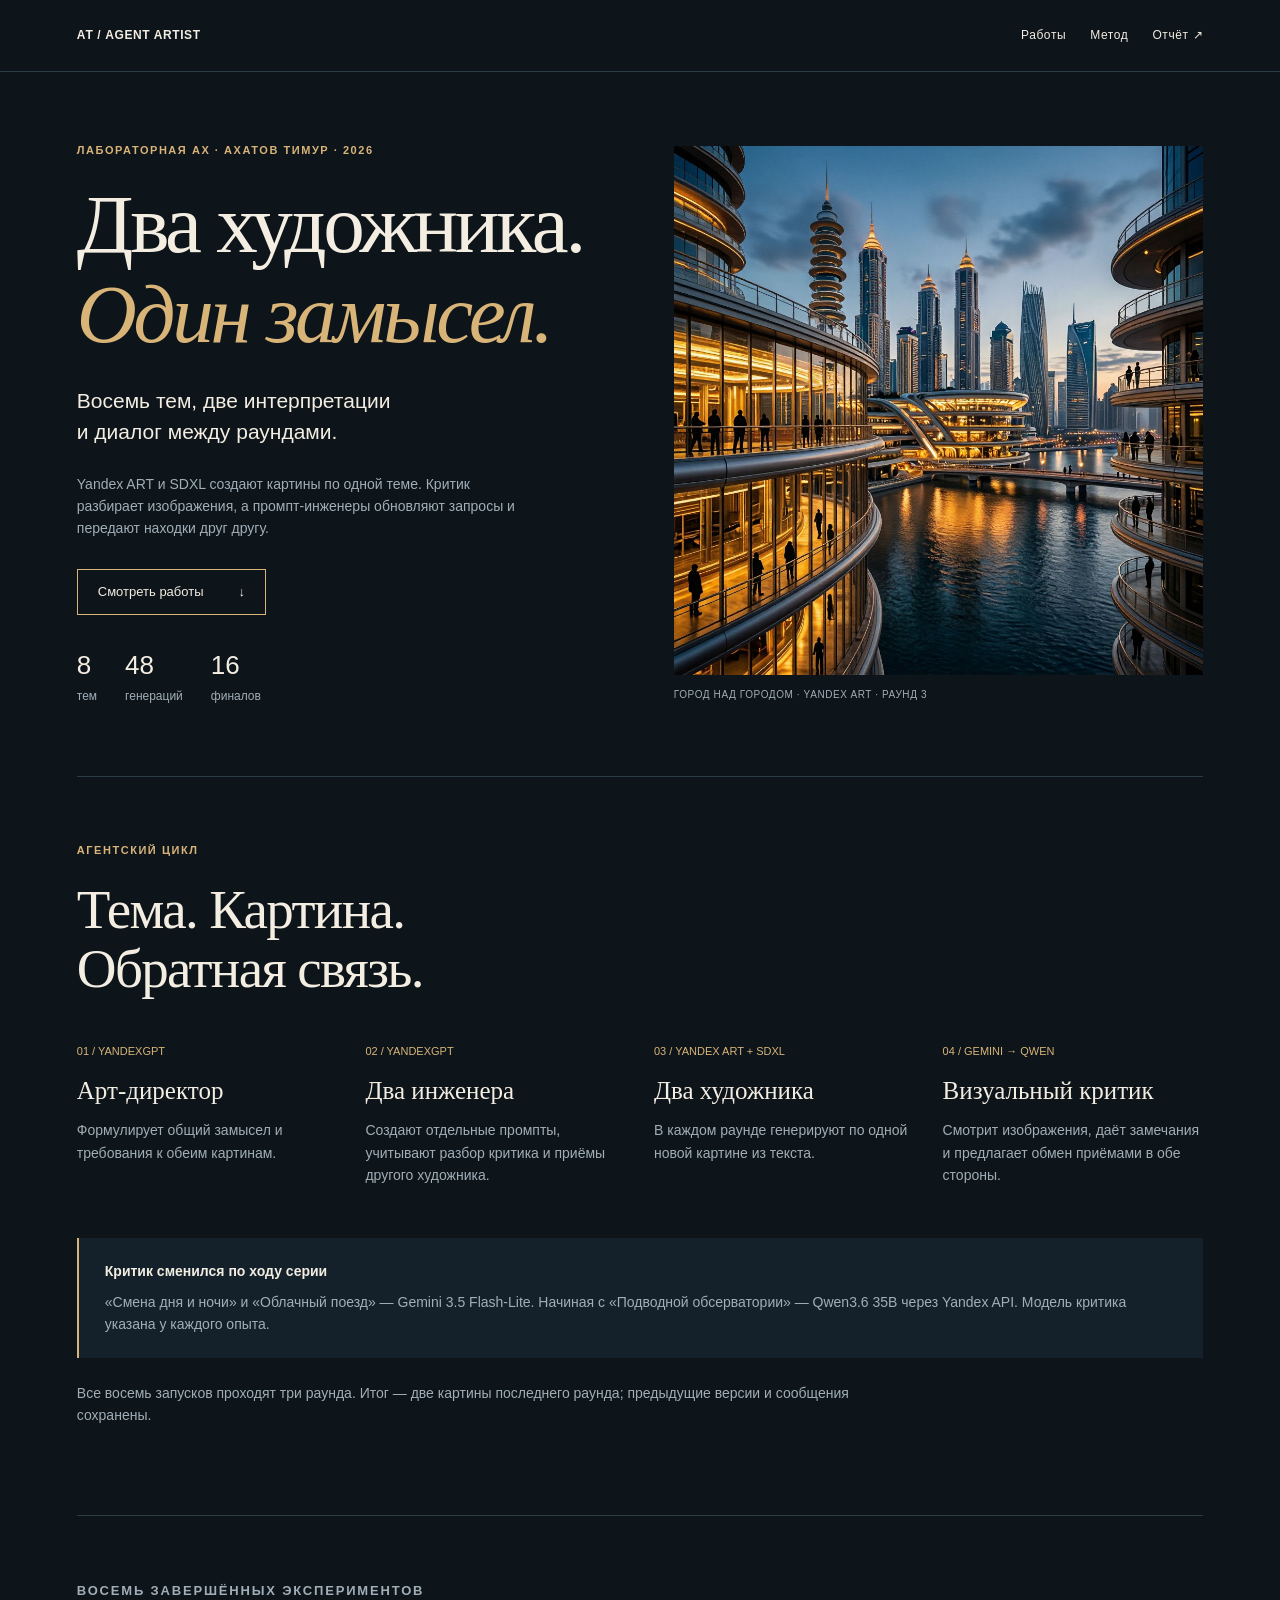
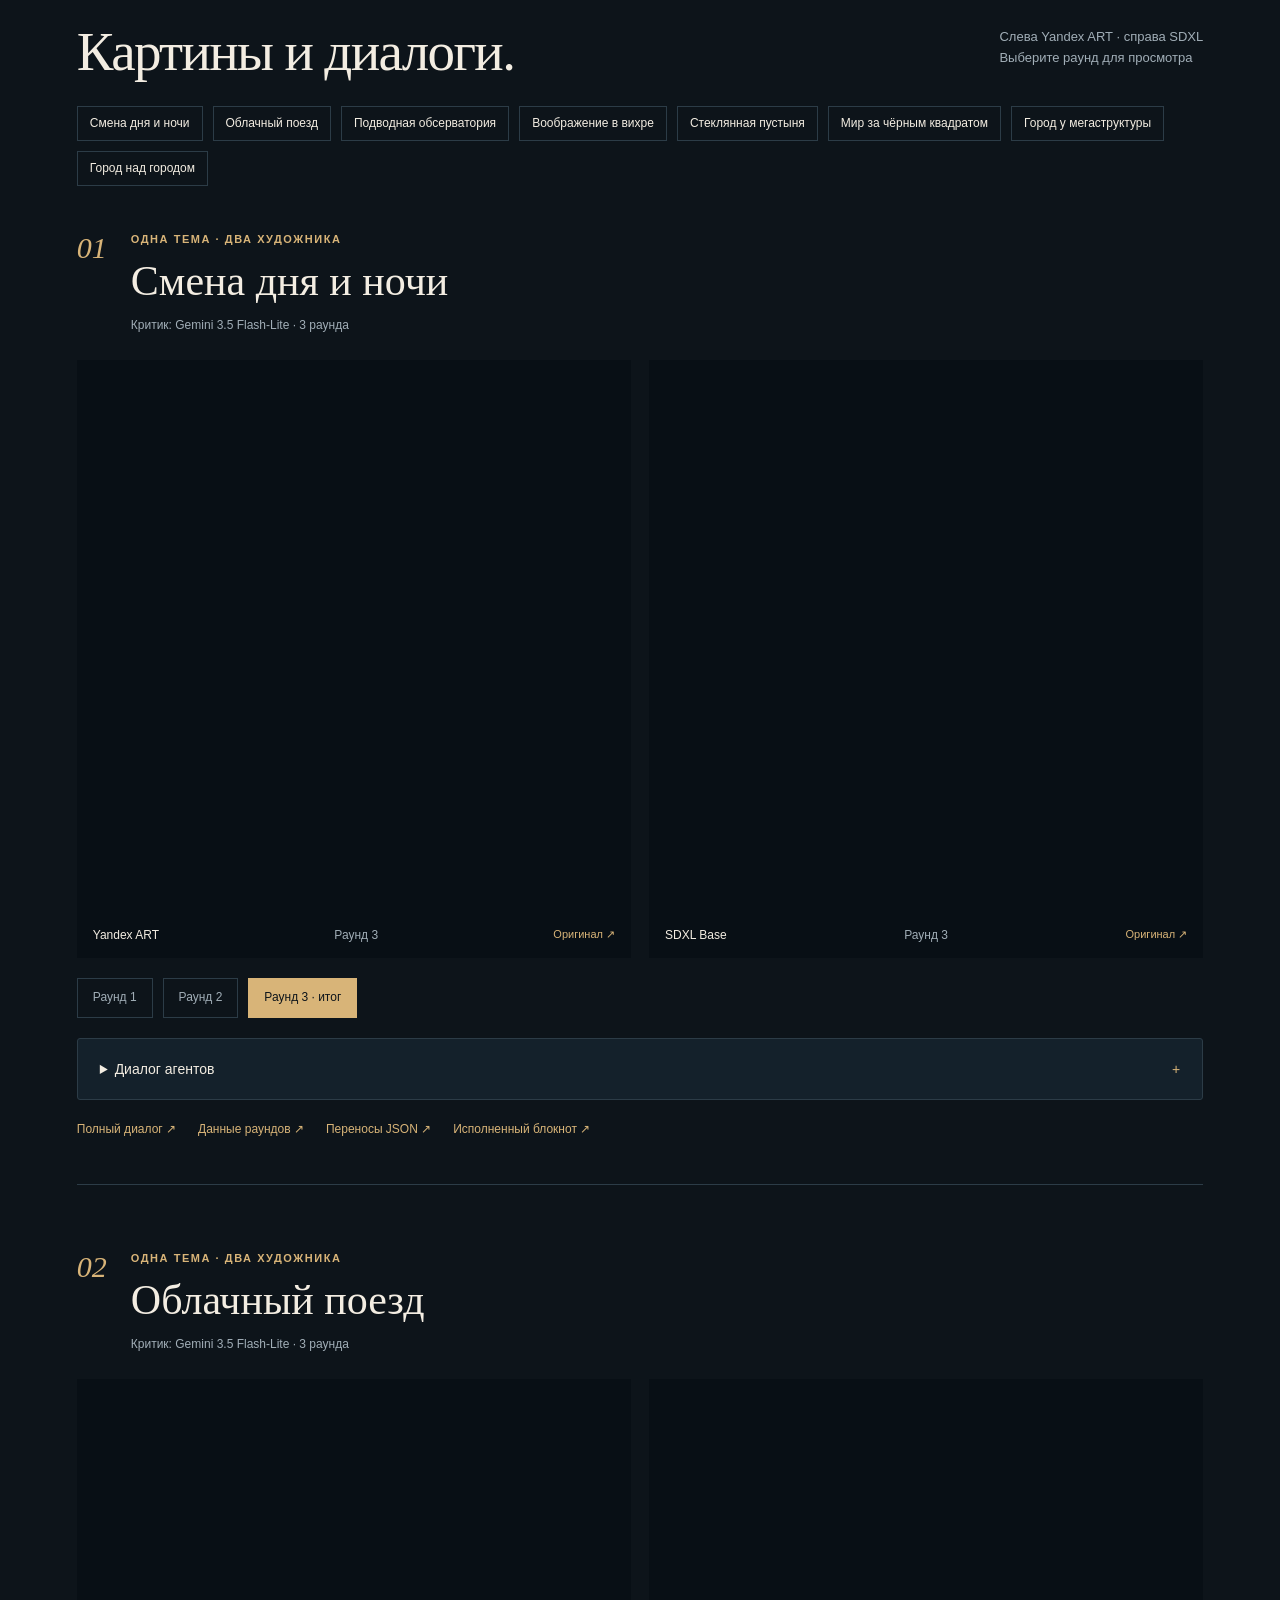
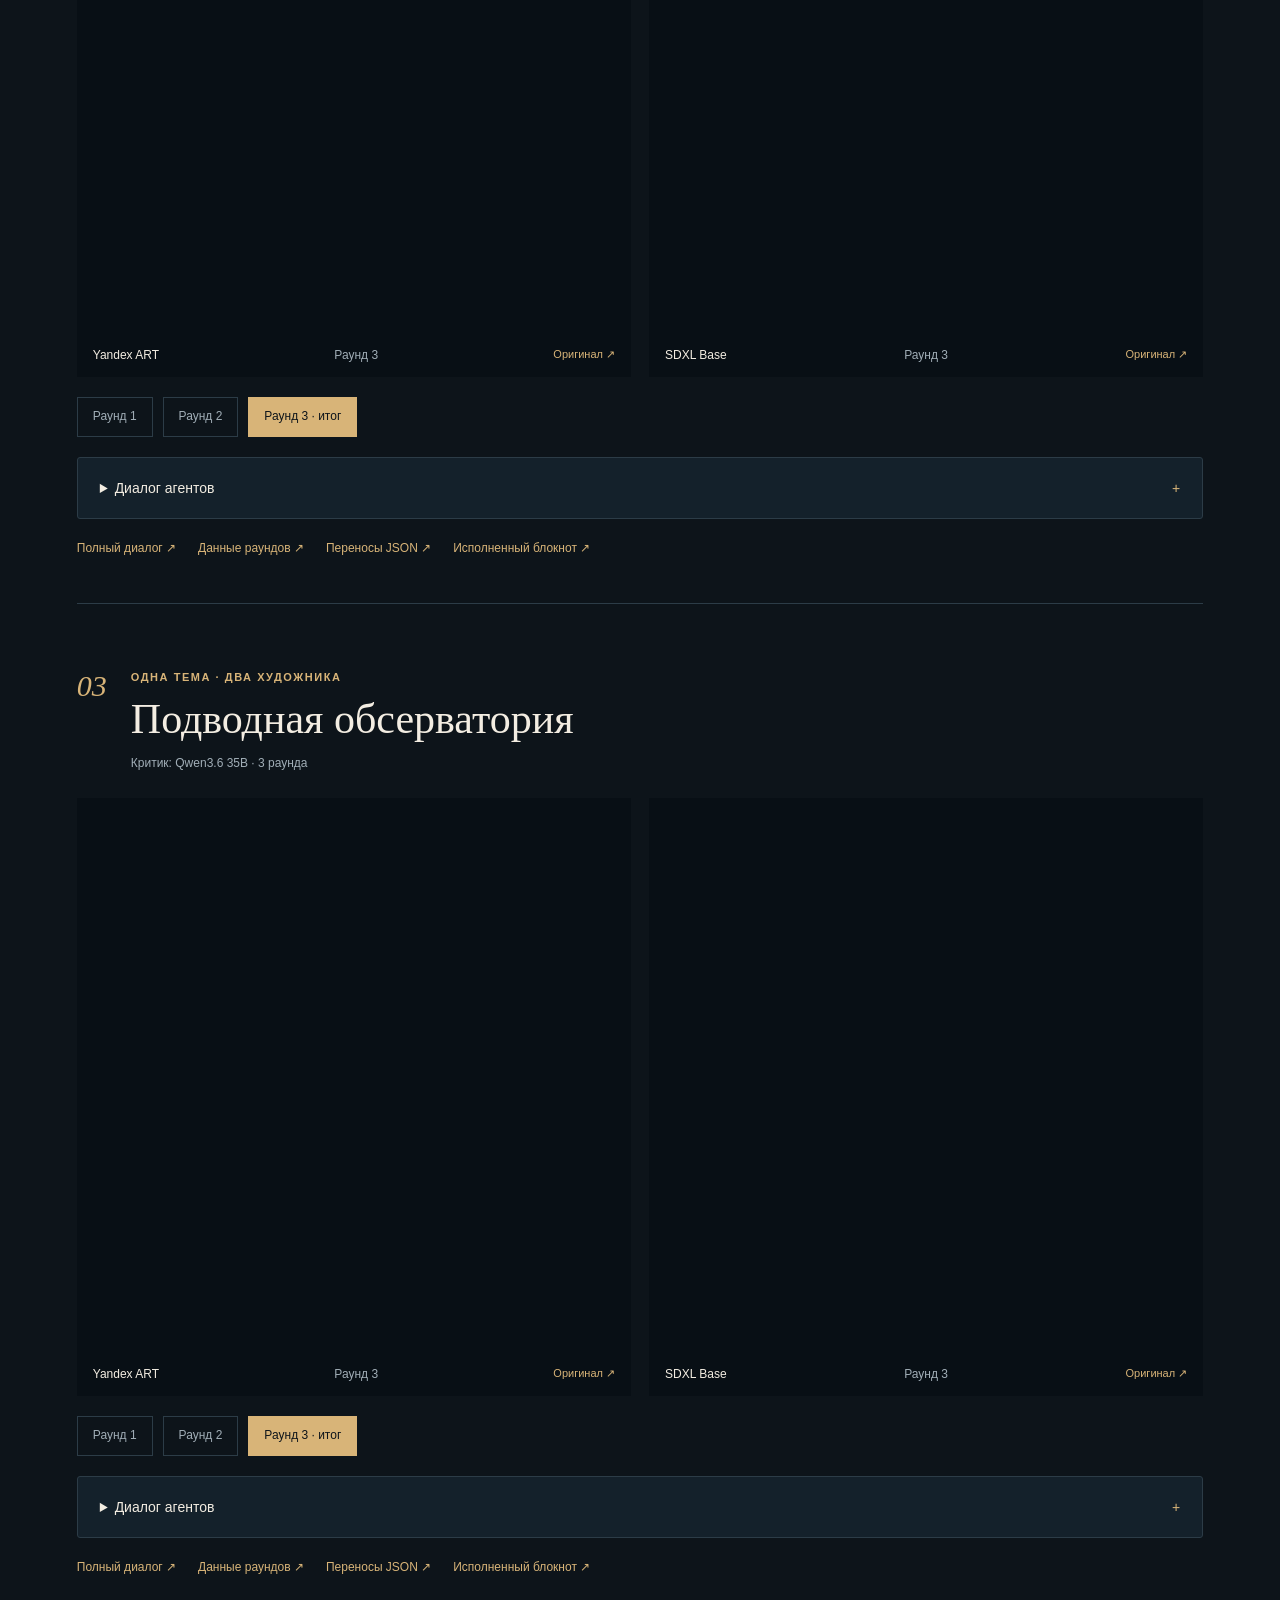
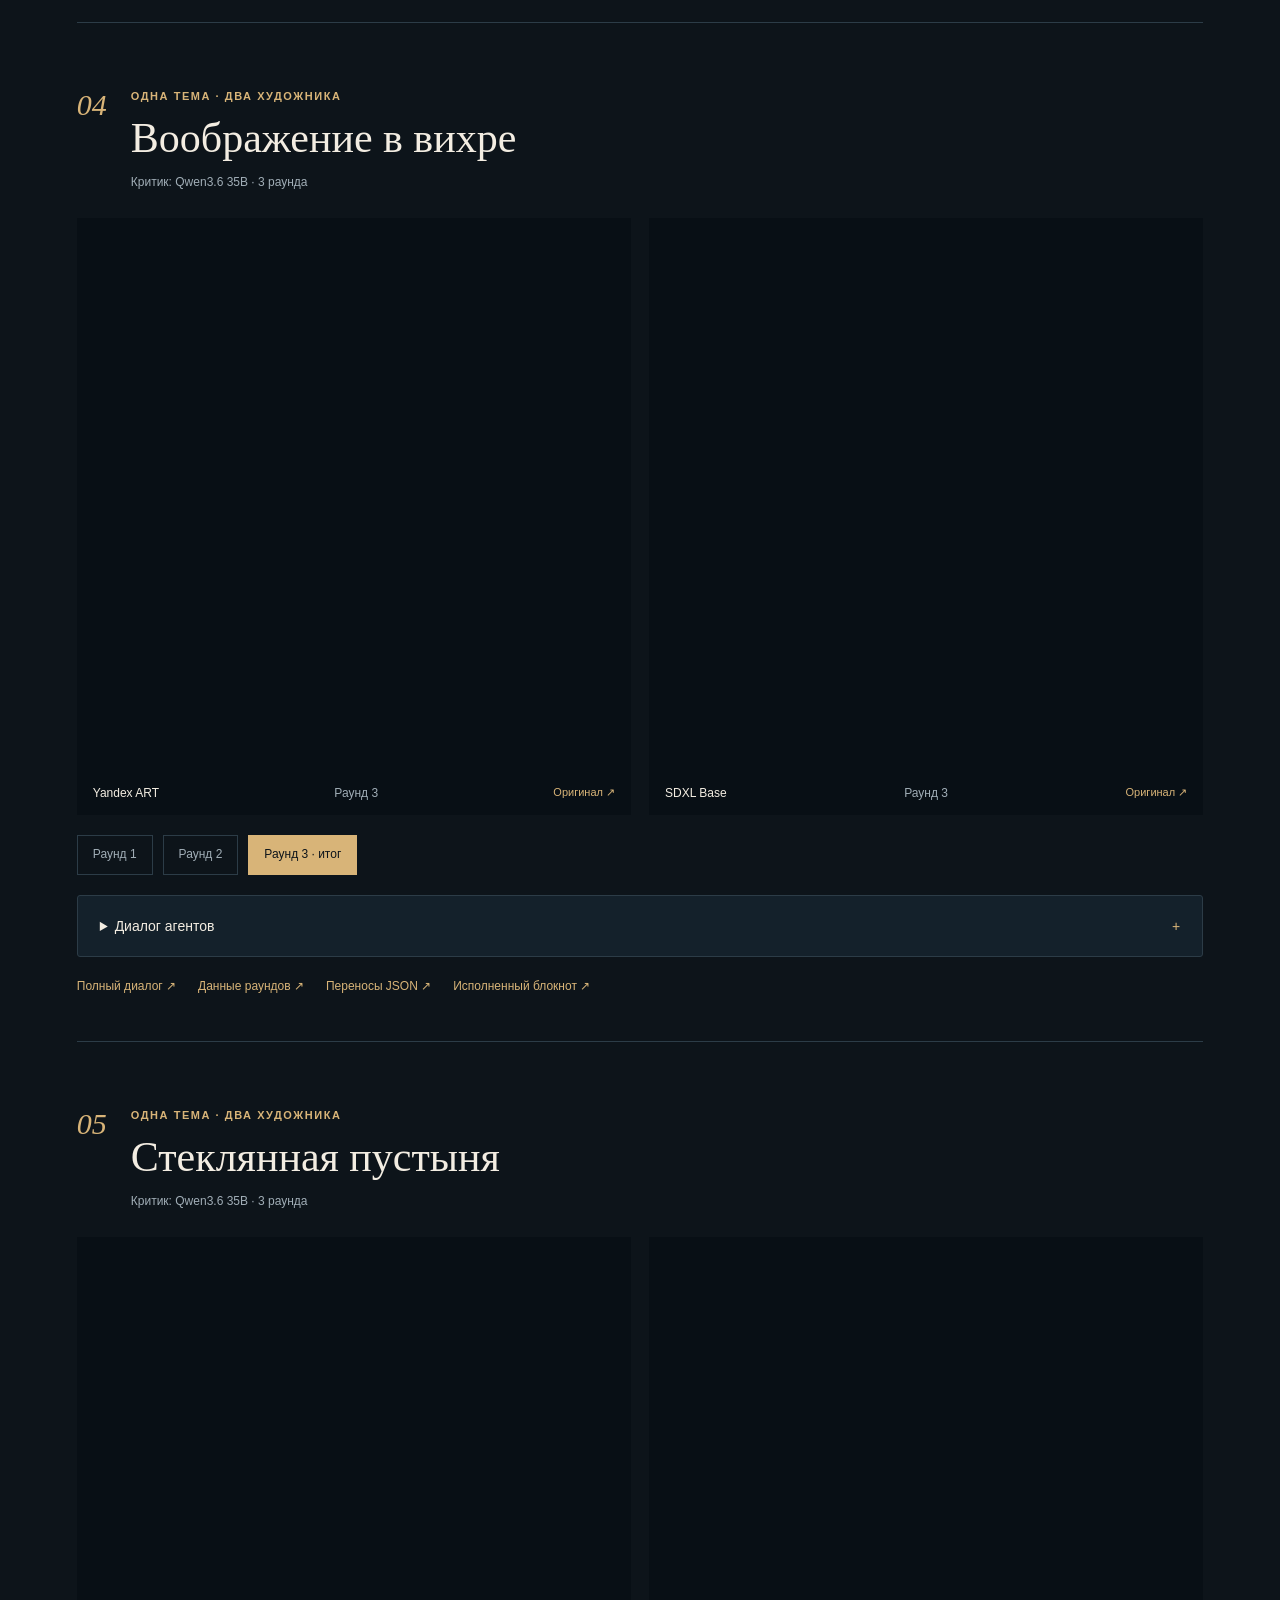
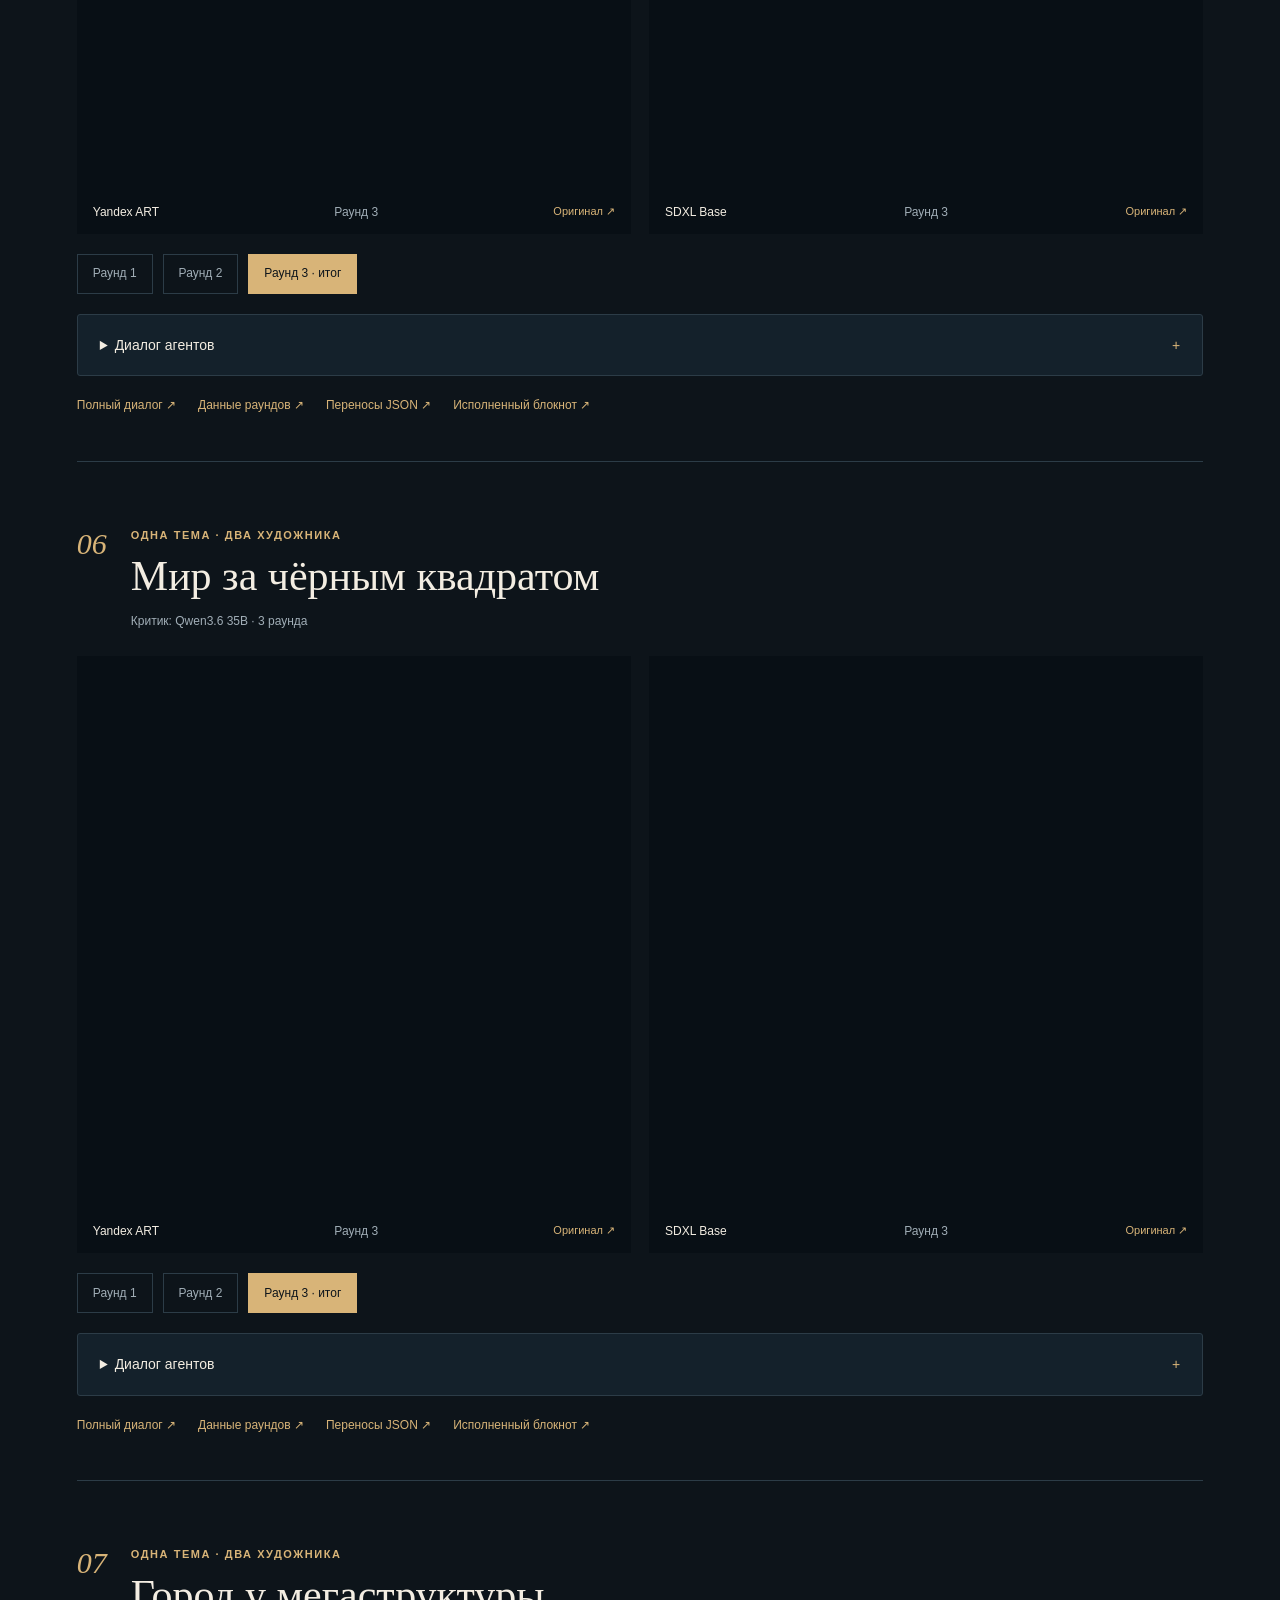
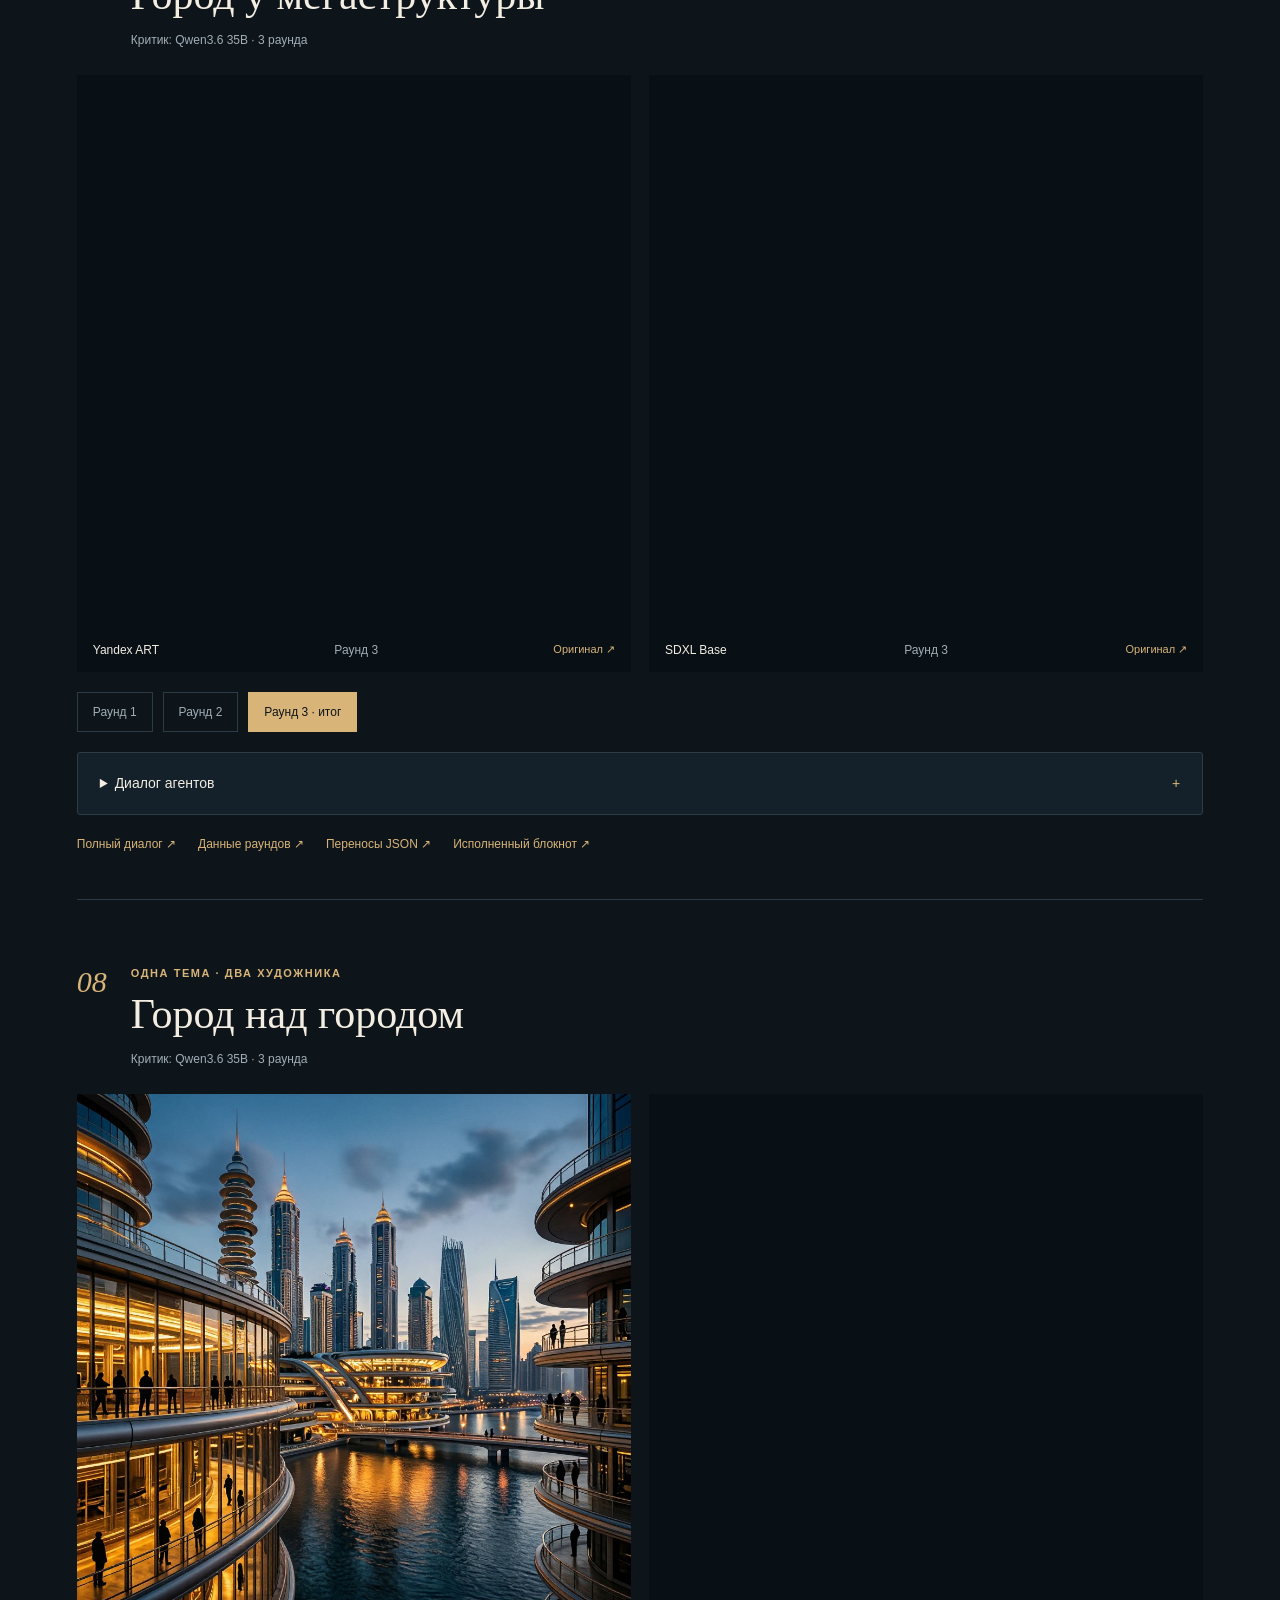
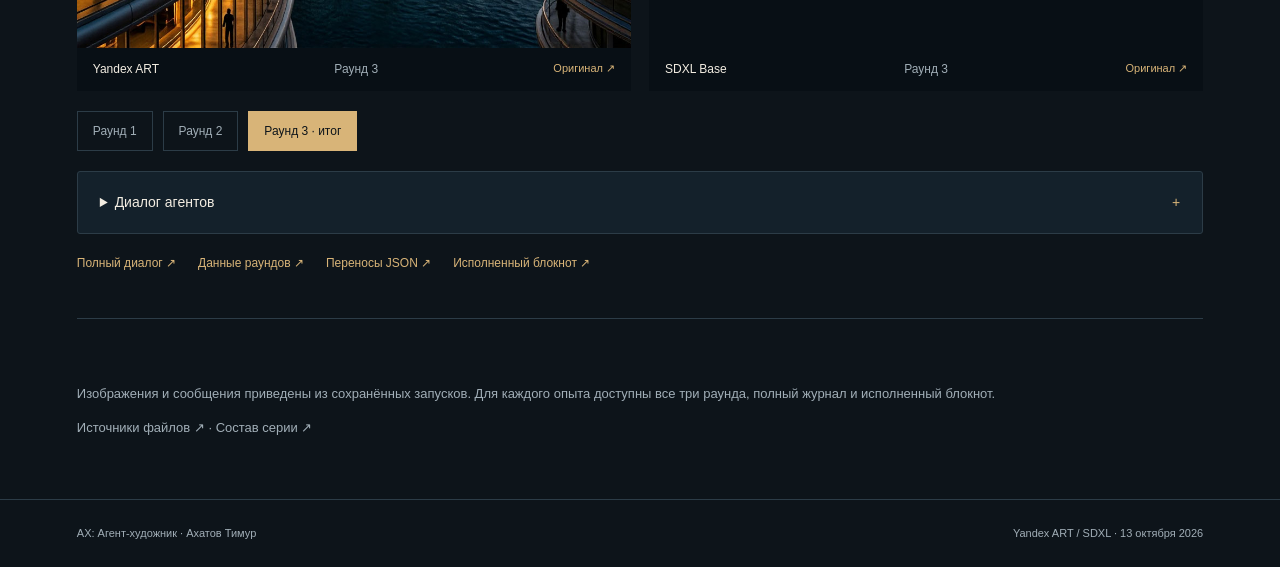
<file: index.html>
<!doctype html>
<html lang="ru">
<head>
  <meta charset="utf-8">
  <meta name="viewport" content="width=device-width, initial-scale=1">
  <meta http-equiv="refresh" content="0; url=gallery/">
  <title>Agent Artist</title>
</head>
<body>
  <a href="gallery/">Открыть галерею</a>
</body>
</html>
</file>
